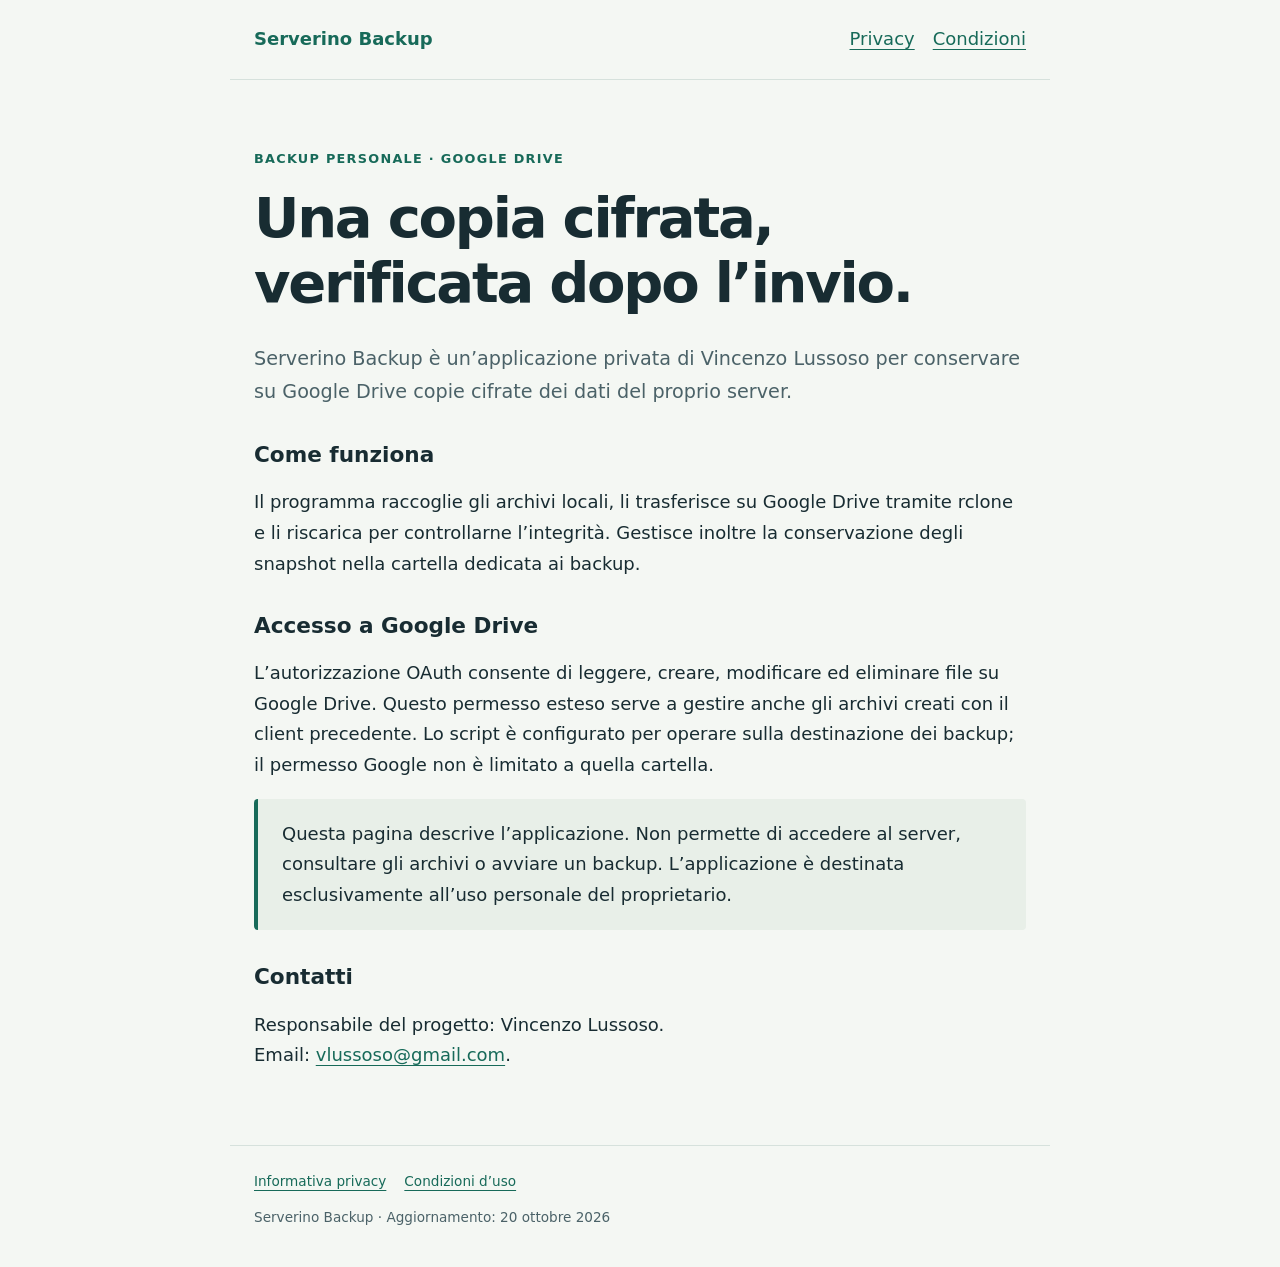
<file: index.html>
<!doctype html>
<html lang="it">
<head><meta charset="utf-8"><meta name="viewport" content="width=device-width, initial-scale=1"><meta name="description" content="Serverino Backup: applicazione personale per il backup cifrato su Google Drive."><title>Serverino Backup</title><link rel="stylesheet" href="style.css"></head>
<body>
<header><a href="./">Serverino Backup</a><nav aria-label="Principale"><a href="privacy.html">Privacy</a><a href="terms.html">Condizioni</a></nav></header>
<main><p class="label">Backup personale · Google Drive</p><h1>Una copia cifrata,<br>verificata dopo l’invio.</h1>
<p class="intro">Serverino Backup è un’applicazione privata di Vincenzo Lussoso per conservare su Google Drive copie cifrate dei dati del proprio server.</p>
<h2>Come funziona</h2><p>Il programma raccoglie gli archivi locali, li trasferisce su Google Drive tramite rclone e li riscarica per controllarne l’integrità. Gestisce inoltre la conservazione degli snapshot nella cartella dedicata ai backup.</p>
<h2>Accesso a Google Drive</h2><p>L’autorizzazione OAuth consente di leggere, creare, modificare ed eliminare file su Google Drive. Questo permesso esteso serve a gestire anche gli archivi creati con il client precedente. Lo script è configurato per operare sulla destinazione dei backup; il permesso Google non è limitato a quella cartella.</p>
<p class="note">Questa pagina descrive l’applicazione. Non permette di accedere al server, consultare gli archivi o avviare un backup. L’applicazione è destinata esclusivamente all’uso personale del proprietario.</p>
<h2>Contatti</h2><p>Responsabile del progetto: Vincenzo Lussoso.<br>Email: <a href="mailto:vlussoso@gmail.com">vlussoso@gmail.com</a>.</p>
</main><footer><a href="privacy.html">Informativa privacy</a><a href="terms.html">Condizioni d’uso</a><p>Serverino Backup · Aggiornamento: 20 ottobre 2026</p></footer>
</body></html>
</file>
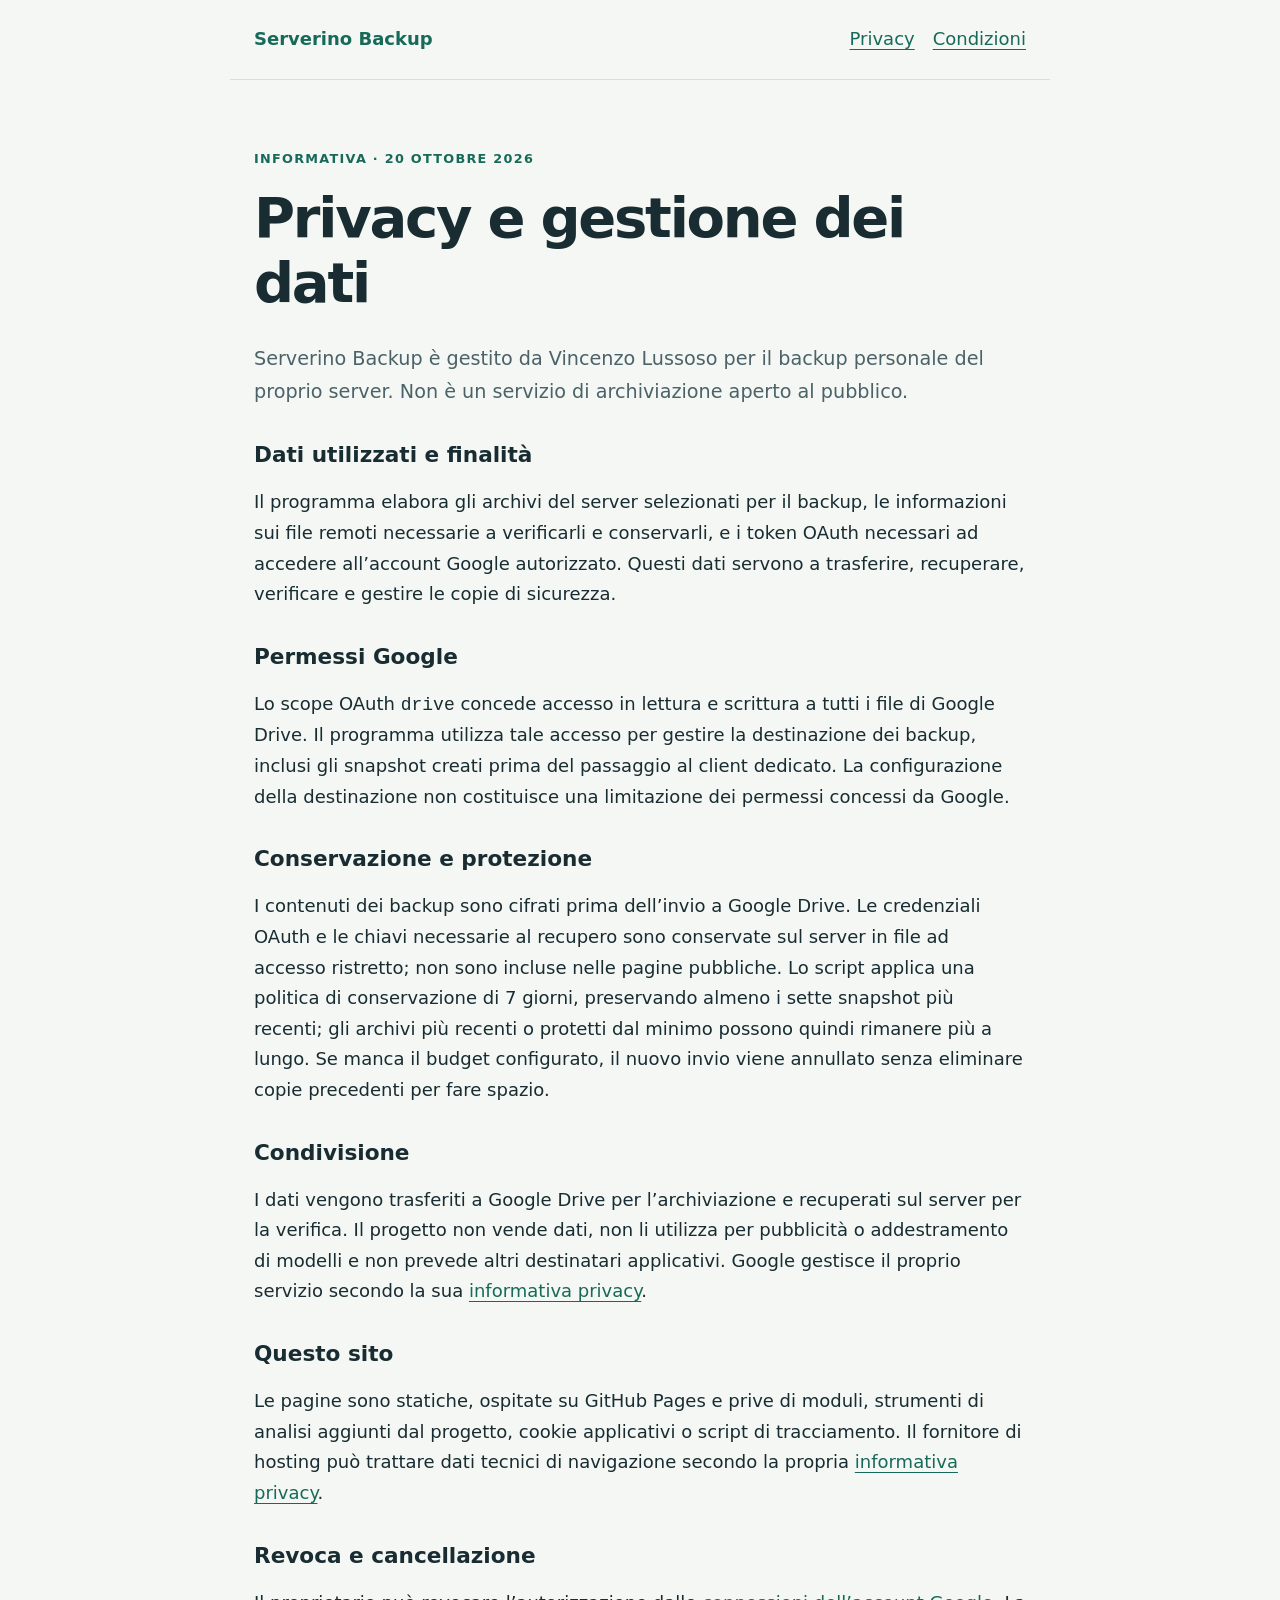
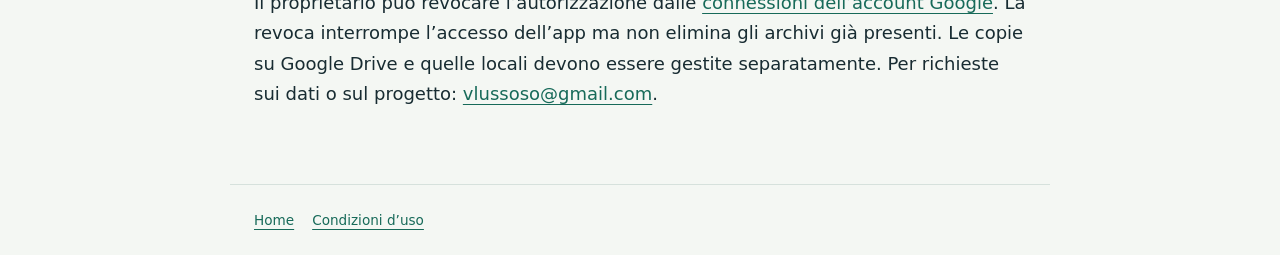
<file: privacy.html>
<!doctype html>
<html lang="it">
<head><meta charset="utf-8"><meta name="viewport" content="width=device-width, initial-scale=1"><meta name="description" content="Gestione dei dati e autorizzazioni di Serverino Backup."><title>Privacy · Serverino Backup</title><link rel="stylesheet" href="style.css"></head>
<body><header><a href="./">Serverino Backup</a><nav aria-label="Principale"><a href="privacy.html" aria-current="page">Privacy</a><a href="terms.html">Condizioni</a></nav></header>
<main><p class="label">Informativa · 20 ottobre 2026</p><h1>Privacy e gestione dei dati</h1>
<p class="intro">Serverino Backup è gestito da Vincenzo Lussoso per il backup personale del proprio server. Non è un servizio di archiviazione aperto al pubblico.</p>
<h2>Dati utilizzati e finalità</h2><p>Il programma elabora gli archivi del server selezionati per il backup, le informazioni sui file remoti necessarie a verificarli e conservarli, e i token OAuth necessari ad accedere all’account Google autorizzato. Questi dati servono a trasferire, recuperare, verificare e gestire le copie di sicurezza.</p>
<h2>Permessi Google</h2><p>Lo scope OAuth <code>drive</code> concede accesso in lettura e scrittura a tutti i file di Google Drive. Il programma utilizza tale accesso per gestire la destinazione dei backup, inclusi gli snapshot creati prima del passaggio al client dedicato. La configurazione della destinazione non costituisce una limitazione dei permessi concessi da Google.</p>
<h2>Conservazione e protezione</h2><p>I contenuti dei backup sono cifrati prima dell’invio a Google Drive. Le credenziali OAuth e le chiavi necessarie al recupero sono conservate sul server in file ad accesso ristretto; non sono incluse nelle pagine pubbliche. Lo script applica una politica di conservazione di 7 giorni, preservando almeno i sette snapshot più recenti; gli archivi più recenti o protetti dal minimo possono quindi rimanere più a lungo. Se manca il budget configurato, il nuovo invio viene annullato senza eliminare copie precedenti per fare spazio.</p>
<h2>Condivisione</h2><p>I dati vengono trasferiti a Google Drive per l’archiviazione e recuperati sul server per la verifica. Il progetto non vende dati, non li utilizza per pubblicità o addestramento di modelli e non prevede altri destinatari applicativi. Google gestisce il proprio servizio secondo la sua <a href="https://policies.google.com/privacy">informativa privacy</a>.</p>
<h2>Questo sito</h2><p>Le pagine sono statiche, ospitate su GitHub Pages e prive di moduli, strumenti di analisi aggiunti dal progetto, cookie applicativi o script di tracciamento. Il fornitore di hosting può trattare dati tecnici di navigazione secondo la propria <a href="https://docs.github.com/en/site-policy/privacy-policies/github-general-privacy-statement">informativa privacy</a>.</p>
<h2>Revoca e cancellazione</h2><p>Il proprietario può revocare l’autorizzazione dalle <a href="https://myaccount.google.com/connections">connessioni dell’account Google</a>. La revoca interrompe l’accesso dell’app ma non elimina gli archivi già presenti. Le copie su Google Drive e quelle locali devono essere gestite separatamente. Per richieste sui dati o sul progetto: <a href="mailto:vlussoso@gmail.com">vlussoso@gmail.com</a>.</p>
</main><footer><a href="./">Home</a><a href="terms.html">Condizioni d’uso</a></footer></body></html>
</file>
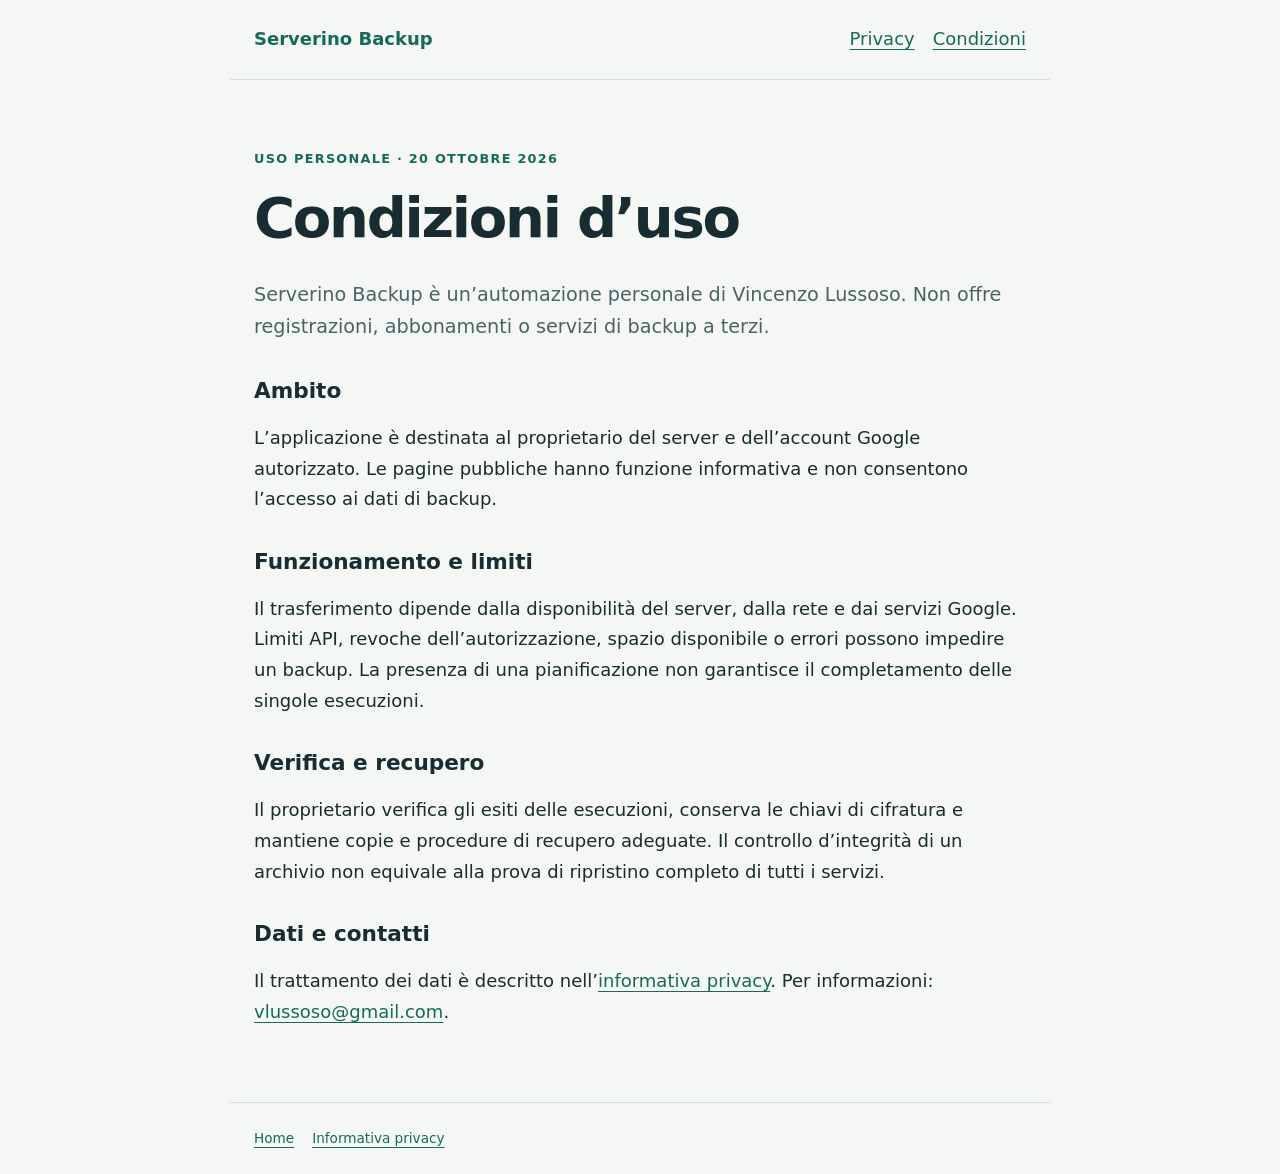
<file: terms.html>
<!doctype html>
<html lang="it">
<head><meta charset="utf-8"><meta name="viewport" content="width=device-width, initial-scale=1"><meta name="description" content="Destinazione e condizioni d’uso personale di Serverino Backup."><title>Condizioni · Serverino Backup</title><link rel="stylesheet" href="style.css"></head>
<body><header><a href="./">Serverino Backup</a><nav aria-label="Principale"><a href="privacy.html">Privacy</a><a href="terms.html" aria-current="page">Condizioni</a></nav></header>
<main><p class="label">Uso personale · 20 ottobre 2026</p><h1>Condizioni d’uso</h1>
<p class="intro">Serverino Backup è un’automazione personale di Vincenzo Lussoso. Non offre registrazioni, abbonamenti o servizi di backup a terzi.</p>
<h2>Ambito</h2><p>L’applicazione è destinata al proprietario del server e dell’account Google autorizzato. Le pagine pubbliche hanno funzione informativa e non consentono l’accesso ai dati di backup.</p>
<h2>Funzionamento e limiti</h2><p>Il trasferimento dipende dalla disponibilità del server, dalla rete e dai servizi Google. Limiti API, revoche dell’autorizzazione, spazio disponibile o errori possono impedire un backup. La presenza di una pianificazione non garantisce il completamento delle singole esecuzioni.</p>
<h2>Verifica e recupero</h2><p>Il proprietario verifica gli esiti delle esecuzioni, conserva le chiavi di cifratura e mantiene copie e procedure di recupero adeguate. Il controllo d’integrità di un archivio non equivale alla prova di ripristino completo di tutti i servizi.</p>
<h2>Dati e contatti</h2><p>Il trattamento dei dati è descritto nell’<a href="privacy.html">informativa privacy</a>. Per informazioni: <a href="mailto:vlussoso@gmail.com">vlussoso@gmail.com</a>.</p>
</main><footer><a href="./">Home</a><a href="privacy.html">Informativa privacy</a></footer></body></html>
</file>
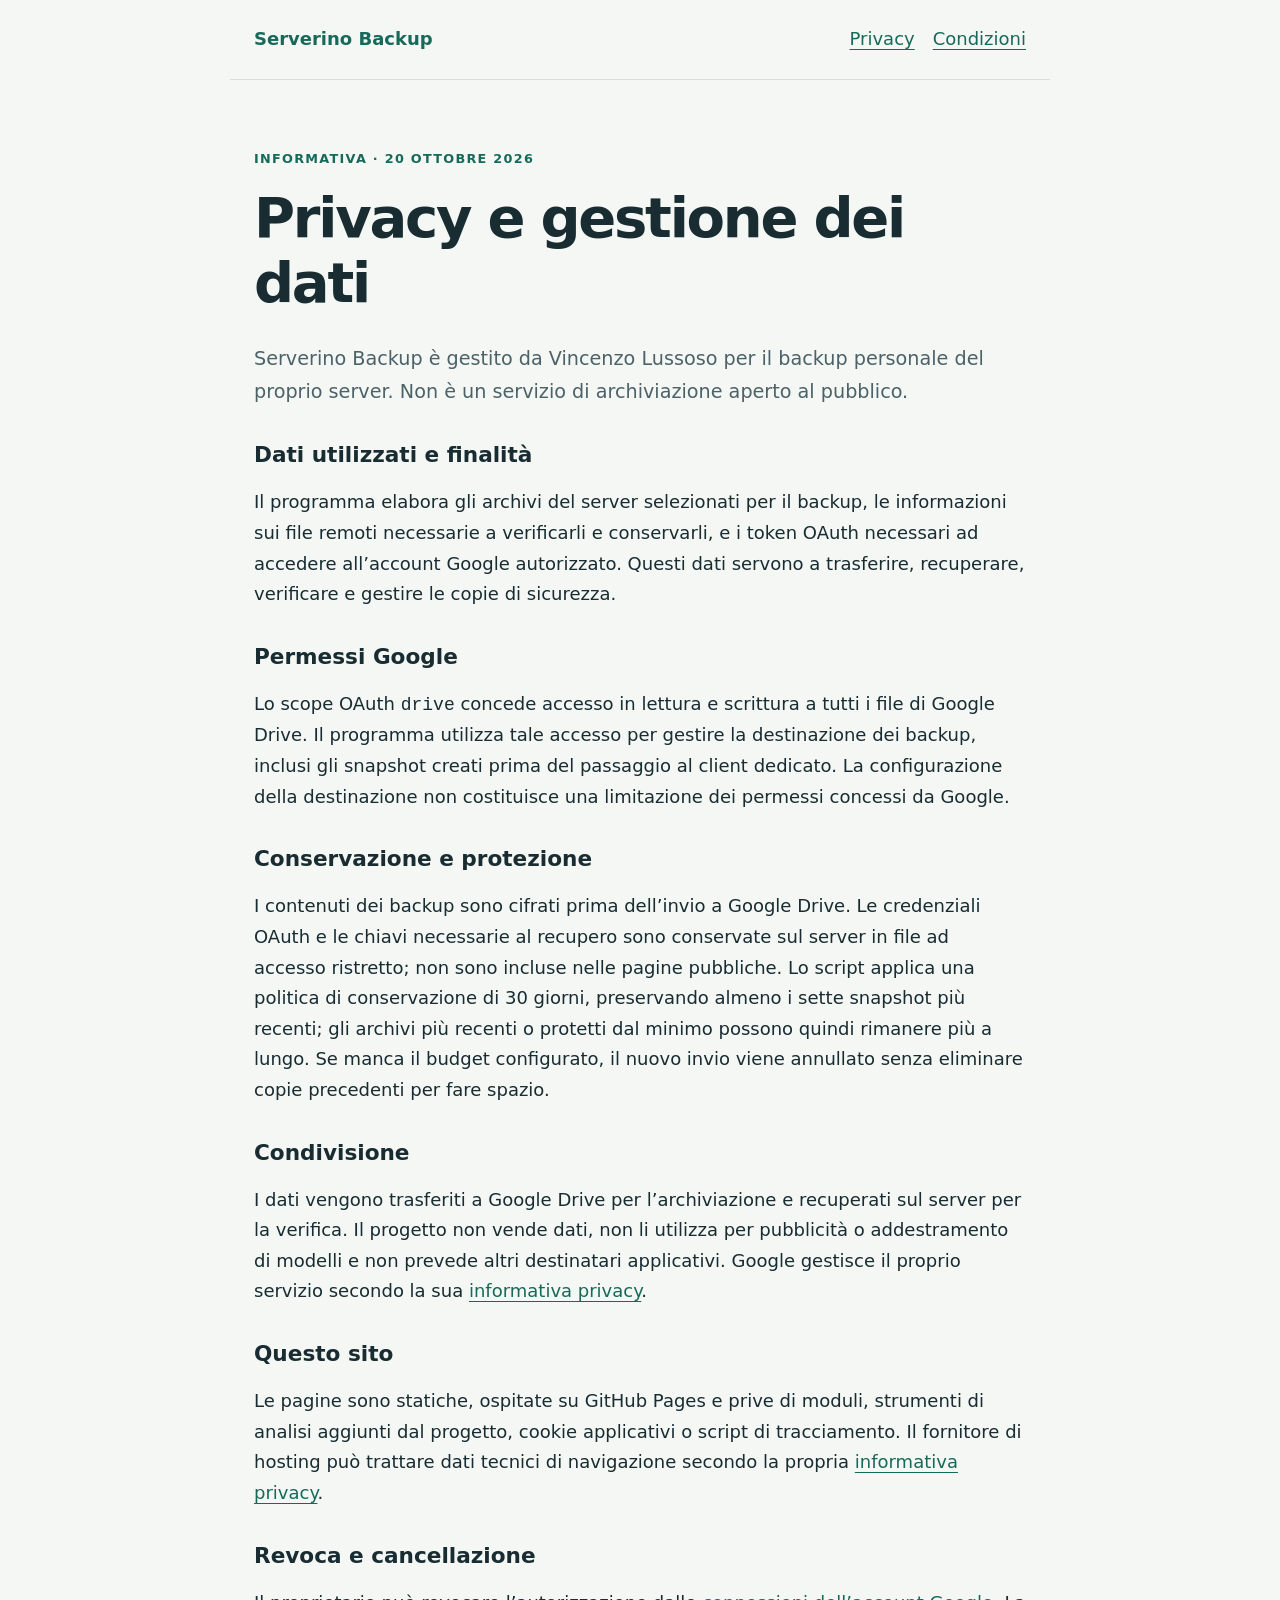
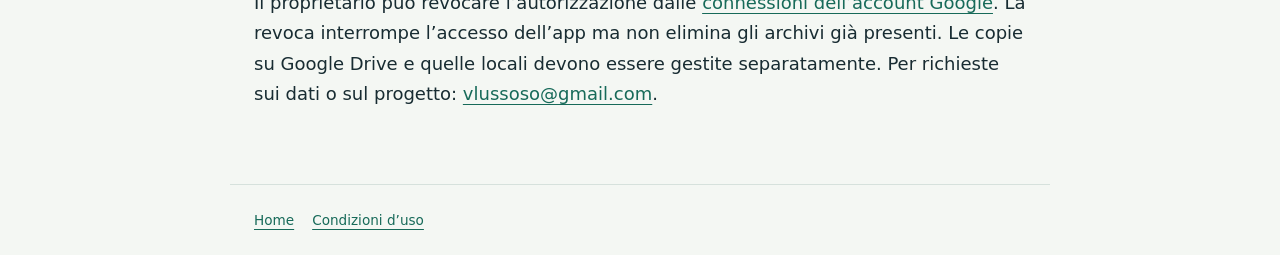
<file: serverino-backup-pages/privacy.html>
<!doctype html>
<html lang="it">
<head><meta charset="utf-8"><meta name="viewport" content="width=device-width, initial-scale=1"><meta name="description" content="Gestione dei dati e autorizzazioni di Serverino Backup."><title>Privacy · Serverino Backup</title><link rel="stylesheet" href="style.css"></head>
<body><header><a href="./">Serverino Backup</a><nav aria-label="Principale"><a href="privacy.html" aria-current="page">Privacy</a><a href="terms.html">Condizioni</a></nav></header>
<main><p class="label">Informativa · 20 ottobre 2026</p><h1>Privacy e gestione dei dati</h1>
<p class="intro">Serverino Backup è gestito da Vincenzo Lussoso per il backup personale del proprio server. Non è un servizio di archiviazione aperto al pubblico.</p>
<h2>Dati utilizzati e finalità</h2><p>Il programma elabora gli archivi del server selezionati per il backup, le informazioni sui file remoti necessarie a verificarli e conservarli, e i token OAuth necessari ad accedere all’account Google autorizzato. Questi dati servono a trasferire, recuperare, verificare e gestire le copie di sicurezza.</p>
<h2>Permessi Google</h2><p>Lo scope OAuth <code>drive</code> concede accesso in lettura e scrittura a tutti i file di Google Drive. Il programma utilizza tale accesso per gestire la destinazione dei backup, inclusi gli snapshot creati prima del passaggio al client dedicato. La configurazione della destinazione non costituisce una limitazione dei permessi concessi da Google.</p>
<h2>Conservazione e protezione</h2><p>I contenuti dei backup sono cifrati prima dell’invio a Google Drive. Le credenziali OAuth e le chiavi necessarie al recupero sono conservate sul server in file ad accesso ristretto; non sono incluse nelle pagine pubbliche. Lo script applica una politica di conservazione di 30 giorni, preservando almeno i sette snapshot più recenti; gli archivi più recenti o protetti dal minimo possono quindi rimanere più a lungo. Se manca il budget configurato, il nuovo invio viene annullato senza eliminare copie precedenti per fare spazio.</p>
<h2>Condivisione</h2><p>I dati vengono trasferiti a Google Drive per l’archiviazione e recuperati sul server per la verifica. Il progetto non vende dati, non li utilizza per pubblicità o addestramento di modelli e non prevede altri destinatari applicativi. Google gestisce il proprio servizio secondo la sua <a href="https://policies.google.com/privacy">informativa privacy</a>.</p>
<h2>Questo sito</h2><p>Le pagine sono statiche, ospitate su GitHub Pages e prive di moduli, strumenti di analisi aggiunti dal progetto, cookie applicativi o script di tracciamento. Il fornitore di hosting può trattare dati tecnici di navigazione secondo la propria <a href="https://docs.github.com/en/site-policy/privacy-policies/github-general-privacy-statement">informativa privacy</a>.</p>
<h2>Revoca e cancellazione</h2><p>Il proprietario può revocare l’autorizzazione dalle <a href="https://myaccount.google.com/connections">connessioni dell’account Google</a>. La revoca interrompe l’accesso dell’app ma non elimina gli archivi già presenti. Le copie su Google Drive e quelle locali devono essere gestite separatamente. Per richieste sui dati o sul progetto: <a href="mailto:vlussoso@gmail.com">vlussoso@gmail.com</a>.</p>
</main><footer><a href="./">Home</a><a href="terms.html">Condizioni d’uso</a></footer></body></html>
</file>
<file: style.css>
:root{color-scheme:light;--ink:#182c32;--muted:#4b6268;--accent:#176a59;--line:#d6e1dc}*{box-sizing:border-box}body{margin:0;background:#f4f7f3;color:var(--ink);font:18px/1.7 system-ui,sans-serif}header,main,footer{max-width:820px;margin:auto;padding:24px}header{display:flex;justify-content:space-between;align-items:center;gap:20px;border-bottom:1px solid var(--line)}header>a{font-weight:750;text-decoration:none}nav{display:flex;gap:18px;flex-wrap:wrap}a{color:var(--accent);text-underline-offset:4px}a:focus-visible{outline:3px solid var(--accent);outline-offset:5px}main{padding-top:56px;padding-bottom:56px;min-height:65vh}h1{font-size:clamp(2rem,6vw,3.5rem);line-height:1.15;letter-spacing:-.04em;margin:16px 0 28px}h2{font-size:1.35rem;margin-top:32px;line-height:1.35}p,li{max-width:70ch}.label{color:var(--accent);font-size:.8rem;font-weight:700;letter-spacing:.1em;text-transform:uppercase}.intro{font-size:1.2rem;color:var(--muted)}.note{padding:20px 24px;background:#e8efe8;border-left:4px solid var(--accent);border-radius:4px}footer{border-top:1px solid var(--line);color:var(--muted);font-size:.85rem}footer a{margin-right:18px}@media(max-width:550px){header{align-items:flex-start;flex-direction:column}header,main,footer{padding-left:20px;padding-right:20px}}
</file>
<file: serverino-backup-pages/style.css>
:root{color-scheme:light;--ink:#182c32;--muted:#4b6268;--accent:#176a59;--line:#d6e1dc}*{box-sizing:border-box}body{margin:0;background:#f4f7f3;color:var(--ink);font:18px/1.7 system-ui,sans-serif}header,main,footer{max-width:820px;margin:auto;padding:24px}header{display:flex;justify-content:space-between;align-items:center;gap:20px;border-bottom:1px solid var(--line)}header>a{font-weight:750;text-decoration:none}nav{display:flex;gap:18px;flex-wrap:wrap}a{color:var(--accent);text-underline-offset:4px}a:focus-visible{outline:3px solid var(--accent);outline-offset:5px}main{padding-top:56px;padding-bottom:56px;min-height:65vh}h1{font-size:clamp(2rem,6vw,3.5rem);line-height:1.15;letter-spacing:-.04em;margin:16px 0 28px}h2{font-size:1.35rem;margin-top:32px;line-height:1.35}p,li{max-width:70ch}.label{color:var(--accent);font-size:.8rem;font-weight:700;letter-spacing:.1em;text-transform:uppercase}.intro{font-size:1.2rem;color:var(--muted)}.note{padding:20px 24px;background:#e8efe8;border-left:4px solid var(--accent);border-radius:4px}footer{border-top:1px solid var(--line);color:var(--muted);font-size:.85rem}footer a{margin-right:18px}@media(max-width:550px){header{align-items:flex-start;flex-direction:column}header,main,footer{padding-left:20px;padding-right:20px}}
</file>
